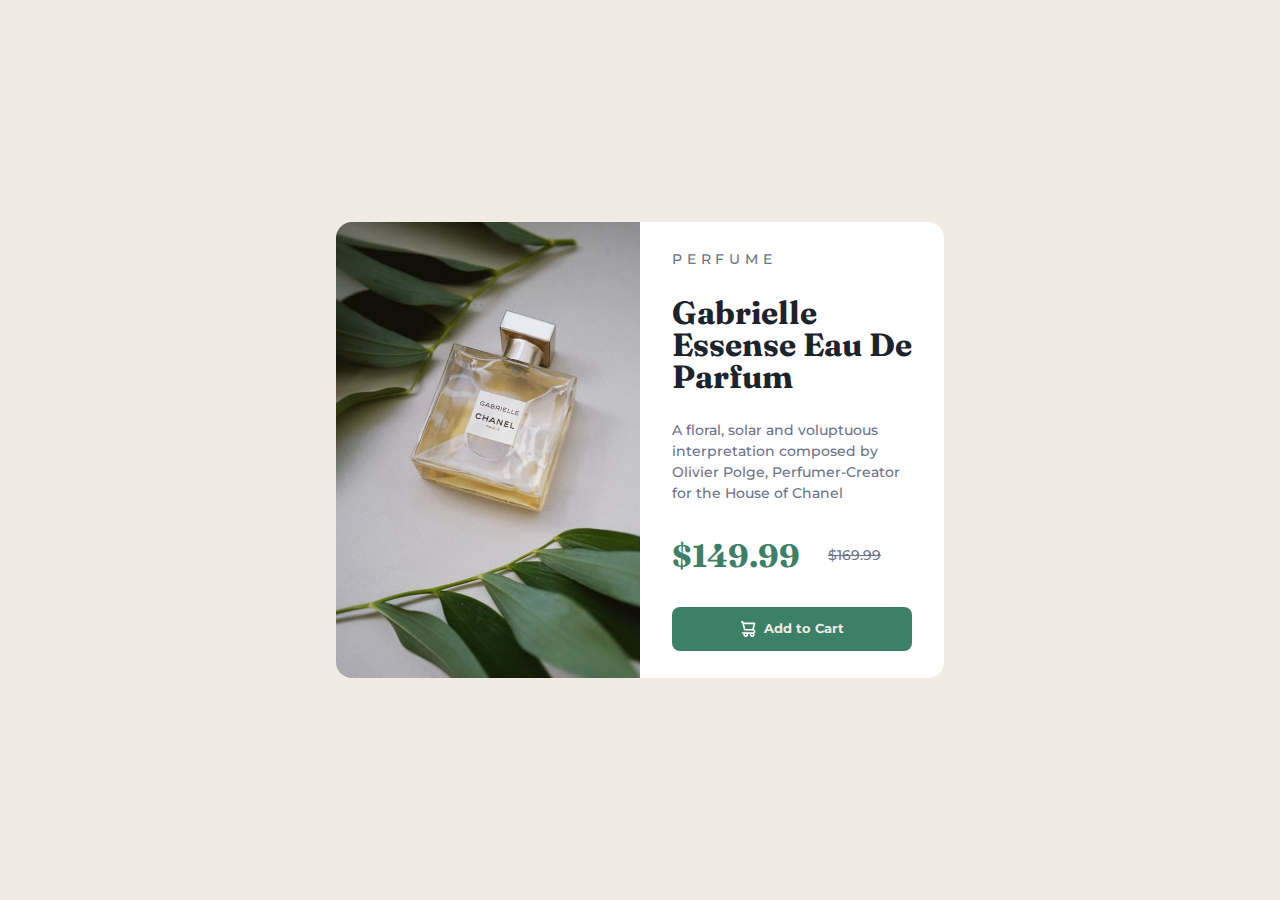
<file: product-preview-card-component-main/index.html>
<!DOCTYPE html>
<html lang="en">

<head>
  <meta charset="UTF-8">
  <meta name="viewport" content="width=device-width, initial-scale=1.0">
  <link rel="stylesheet" href="styles.css">
  <link rel="icon" type="image/png" sizes="32x32" href="./images/favicon-32x32.png">
  <title>Frontend Mentor | Product preview card component</title>
  <link rel="preconnect" href="https://fonts.googleapis.com">
  <link rel="preconnect" href="https://fonts.gstatic.com" crossorigin>
  <link href="https://fonts.googleapis.com/css2?family=Fraunces:wght@700&family=Montserrat:wght@500;700&display=swap"
    rel="stylesheet">

</head>

<body>

  <main>

    <div class="container">


      <div class="left">

        <picture>

          <!-- When screen size is more than 600px this picture is displayed -->
          <source media="(min-width: 600px)" srcset="images/image-product-desktop.jpg" class="product-photo">

          <!-- When screen size is less than 600px this picture is shown-->
          <img src="images/image-product-mobile.jpg" alt="Chanel Gabrielle Essense Eau De Parfum parfume between leaves"
            class="product-photo">

        </picture>

      </div>




      <div class="product-info right">

        <p class="letter-gap">Perfume</p>
        <h1>Gabrielle Essense Eau De Parfum</h1>
        <p>A floral, solar and voluptuous interpretation composed by Olivier Polge, Perfumer-Creator for the House of
          Chanel</p>

        <p><span class="big-price">$149.99</span> <span class="crossed-price">$169.99</span></p>


        <button class="add-btn"> <svg width="15" height="16" xmlns="http://www.w3.org/2000/svg">
            <path
              d="M14.383 10.388a2.397 2.397 0 0 0-1.518-2.222l1.494-5.593a.8.8 0 0 0-.144-.695.8.8 0 0 0-.631-.28H2.637L2.373.591A.8.8 0 0 0 1.598 0H0v1.598h.983l1.982 7.4a.8.8 0 0 0 .799.59h8.222a.8.8 0 0 1 0 1.599H1.598a.8.8 0 1 0 0 1.598h.943a2.397 2.397 0 1 0 4.507 0h1.885a2.397 2.397 0 1 0 4.331-.376 2.397 2.397 0 0 0 1.12-2.021ZM11.26 7.99H4.395L3.068 3.196h9.477L11.26 7.991Zm-6.465 6.392a.8.8 0 1 1 0-1.598.8.8 0 0 1 0 1.598Zm6.393 0a.8.8 0 1 1 0-1.598.8.8 0 0 1 0 1.598Z"
              fill="#FFF" />
          </svg> Add to Cart</button>


      </div>


    </div>



  </main>


</body>

</html>
</file>
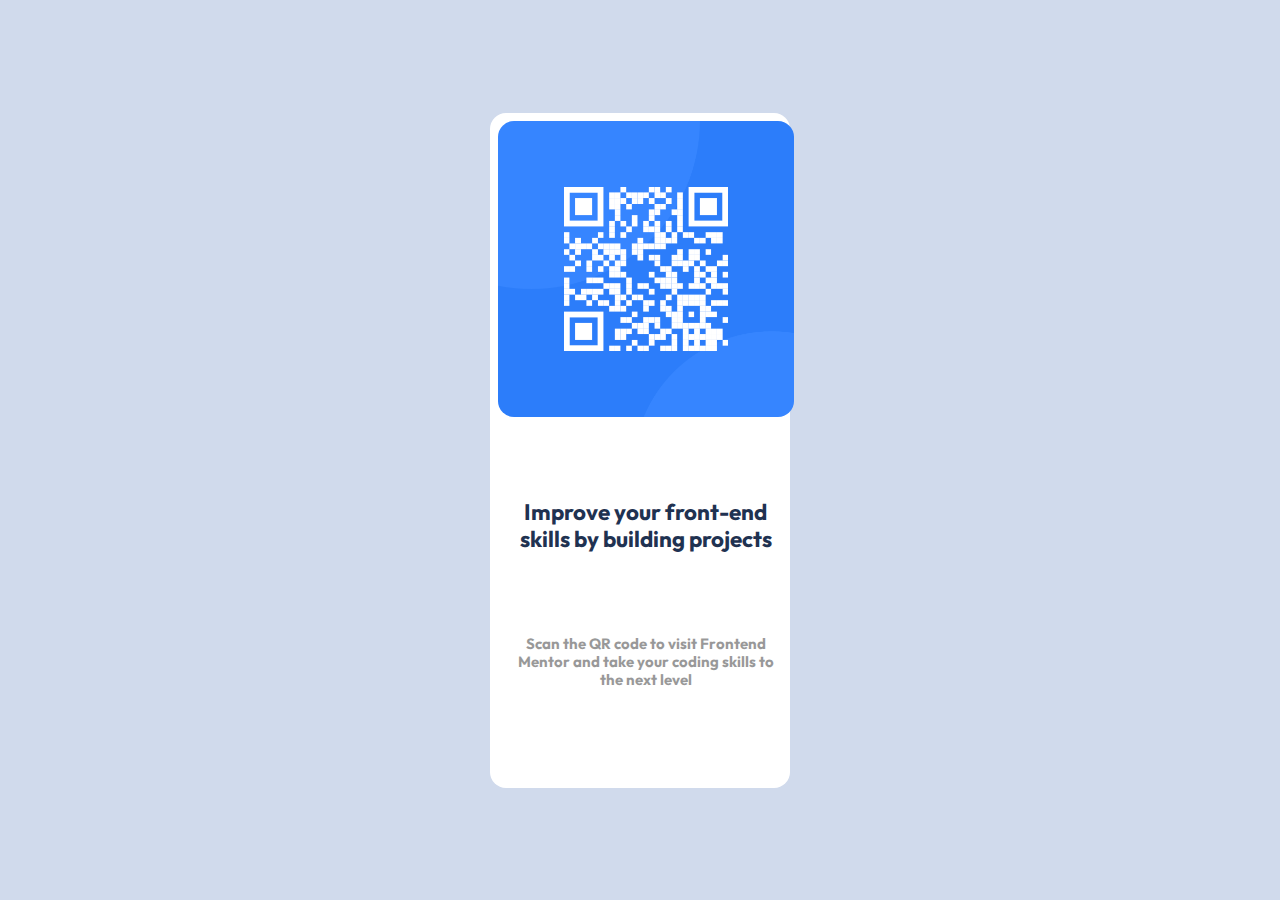
<file: qr-code-component-main/index.html>
<!DOCTYPE html>
<html lang="en">

<head>
  <meta charset="UTF-8">
  <meta name="viewport" content="width=device-width, initial-scale=1.0">
  <link rel="icon" type="image/png" sizes="32x32" href="./images/favicon-32x32.png">
  <link rel="preconnect" href="https://fonts.googleapis.com">
  <link rel="preconnect" href="https://fonts.gstatic.com" crossorigin>
  <link href="https://fonts.googleapis.com/css2?family=Outfit:wght@400;700&display=swap" rel="stylesheet">
  <link rel="stylesheet" href="styles.css">
  <title>Frontend Mentor | QR code component</title>


</head>

<body>

  <main class="main-grid">

    <img src="images/image-qr-code.png" alt="qr-code" class="qr-code">
    <h1>Improve your front-end skills by building projects</h1>
    <p>Scan the QR code to visit Frontend Mentor and take your coding skills to the next level</p>


  </main>

</body>

</html>
</file>
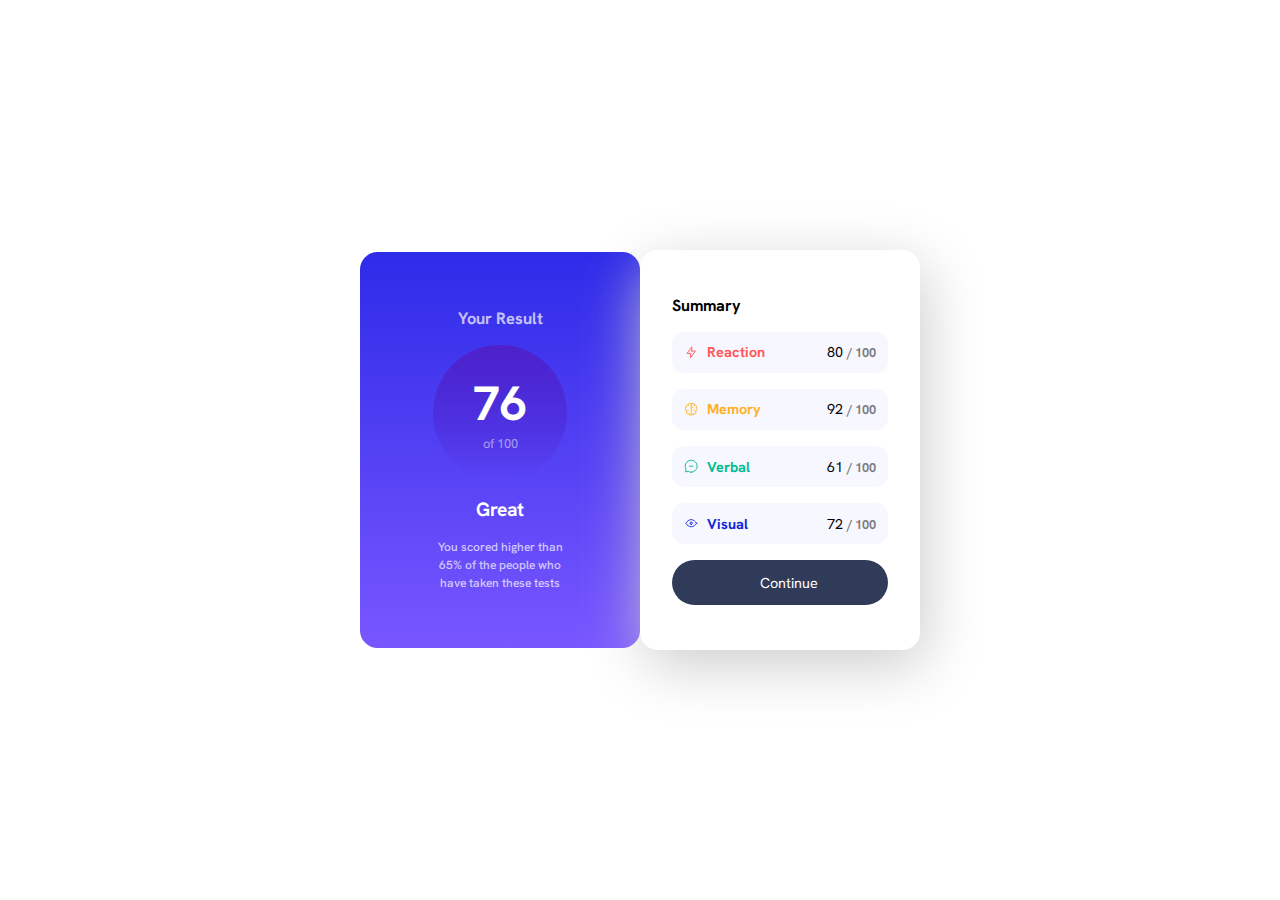
<file: results-summary-component-main/index.html>
<!DOCTYPE html>
<html lang="en">

<head>
  <meta charset="UTF-8">
  <meta name="viewport" content="width=device-width, initial-scale=1.0">
  <link rel="stylesheet" href="styles.css">
  <link rel="icon" type="image/png" sizes="32x32" href="./assets/images/favicon-32x32.png">
  <link rel="preconnect" href="https://fonts.googleapis.com">
  <link rel="preconnect" href="https://fonts.gstatic.com" crossorigin>
  <link href="https://fonts.googleapis.com/css2?family=Hanken+Grotesk:wght@500;700;800&display=swap" rel="stylesheet">

  <title>Frontend Mentor | Results summary component</title>


</head>

<body>

  <main>

    <!-- BLUE SECTION WITH SCORE START -->

    <section>

      <div class="score-section">

        <h1>Your Result</h1>

        <div class="score-circle">
          <p>76</p>
          <p>of 100</p>
        </div>

        <p class="great">Great</p>
        <p>You scored higher than 65% of the people who have taken these tests</p>


      </div>

    </section>

    <!-- BLUE SECTION WITH SCORE END -->


    <!-- WHITE SECTION WITH SUMMARY START -->

    <section>

      <div class="summary-section">

        <h2>Summary</h2>

        <div class="characteristics">

          <div class="characteristics-score">
            <p class="reaction"><svg xmlns="http://www.w3.org/2000/svg" width="20" height="20" fill="none"
                viewBox="0 0 20 20">
                <path stroke="#F55" stroke-linecap="round" stroke-linejoin="round" stroke-width="1.25"
                  d="M10.833 8.333V2.5l-6.666 9.167h5V17.5l6.666-9.167h-5Z" />
              </svg>Reaction</p>

            <!-- <p class="reaction">Reaction</p> -->
            <p class="reaction-score">80 <span class="opaque-score"> / 100 </span></p>

          </div>

          <div class="characteristics-score">

            <p class="memory"><svg xmlns="http://www.w3.org/2000/svg" width="20" height="20" fill="none"
                viewBox="0 0 20 20">
                <path stroke="#FFB21E" stroke-linecap="round" stroke-linejoin="round" stroke-width="1.25"
                  d="M5.833 11.667a2.5 2.5 0 1 0 .834 4.858" />
                <path stroke="#FFB21E" stroke-linecap="round" stroke-linejoin="round" stroke-width="1.25"
                  d="M3.553 13.004a3.333 3.333 0 0 1-.728-5.53m.025-.067a2.083 2.083 0 0 1 2.983-2.824m.199.054A2.083 2.083 0 1 1 10 3.75v12.917a1.667 1.667 0 0 1-3.333 0M10 5.833a2.5 2.5 0 0 0 2.5 2.5m1.667 3.334a2.5 2.5 0 1 1-.834 4.858" />
                <path stroke="#FFB21E" stroke-linecap="round" stroke-linejoin="round" stroke-width="1.25"
                  d="M16.447 13.004a3.334 3.334 0 0 0 .728-5.53m-.025-.067a2.083 2.083 0 0 0-2.983-2.824M10 3.75a2.085 2.085 0 0 1 2.538-2.033 2.084 2.084 0 0 1 1.43 2.92m-.635 12.03a1.667 1.667 0 0 1-3.333 0" />
              </svg>Memory</p>

            <!-- <p class="memory">Memory</p> -->
            <p class="reaction-score"> 92 <span class="opaque-score"> / 100 </span></p>

          </div>

          <div class="characteristics-score">

            <p class="verbal"><svg xmlns="http://www.w3.org/2000/svg" width="20" height="20" fill="none"
                viewBox="0 0 20 20">
                <path stroke="#00BB8F" stroke-linecap="round" stroke-linejoin="round" stroke-width="1.25"
                  d="M7.5 10h5M10 18.333A8.333 8.333 0 1 0 1.667 10c0 1.518.406 2.942 1.115 4.167l-.699 3.75 3.75-.699A8.295 8.295 0 0 0 10 18.333Z" />
              </svg>Verbal</p>

            <!-- <p class="verbal">Verbal</p> -->
            <p class="reaction-score"> 61 <span class="opaque-score"> / 100 </span></p>

          </div>

          <div class="characteristics-score">

            <p class="visual"><svg xmlns="http://www.w3.org/2000/svg" width="20" height="20" fill="none"
                viewBox="0 0 20 20">
                <path stroke="#1125D6" stroke-linecap="round" stroke-linejoin="round" stroke-width="1.25"
                  d="M10 11.667a1.667 1.667 0 1 0 0-3.334 1.667 1.667 0 0 0 0 3.334Z" />
                <path stroke="#1125D6" stroke-linecap="round" stroke-linejoin="round" stroke-width="1.25"
                  d="M17.5 10c-1.574 2.492-4.402 5-7.5 5s-5.926-2.508-7.5-5C4.416 7.632 6.66 5 10 5s5.584 2.632 7.5 5Z" />
              </svg>Visual</p>

            <!-- <p class="visual">Visual</p> -->
            <p class="reaction-score"> 72 <span class="opaque-score"> / 100 </span></p>

          </div>

        </div>

        <button class="btn-continue">Continue</button>


      </div>

    </section>



    <!-- WHITE SECTION WITH SUMMARY END -->

  </main>


</body>

</html>
</file>
<file: product-preview-card-component-main/styles.css>
:root {
  --ff-main: "Montserrat", sans-serif;
  --ff-secondary: "Fraunces", serif;
  --fw-light: 500;
  --fw-bold: 700;
  --fw-secondary: 700;
  --clr-container: hsl(0, 0%, 100%);
  --clr-main: hsl(228, 12%, 48%);
  --clr-secondary: hsl(158, 36%, 37%);
  --clr-main-bg: hsl(30, 38%, 92%);
  --clr-main-heading: hsl(212, 21%, 14%);
}

*,
*::after,
*::before {
  margin: 0;
  padding: 0;
  box-sizing: border-box;
}

img {
  display: block;
  max-width: 100%;
  height: auto;
}

body,
button {
  font-family: var(--ff-main);
  font-weight: var(--fw-light);
  color: var(--clr-main);
  background-color: var(--clr-main-bg);
  line-height: 1.5;
}

.letter-gap {
  text-transform: uppercase;
  letter-spacing: 0.3rem;
}

h1 {
  color: var(--clr-main-heading);
  font-family: var(--ff-secondary);
  line-height: 1;
  font-weight: var(--fw-bold);
}

p {
  font-size: 14px;
}

.big-price {
  color: var(--clr-secondary);
  font-family: var(--ff-secondary);
  font-size: 2rem;
  font-weight: var(--fw-bold);
}

.crossed-price {
  text-decoration: line-through;
  vertical-align: 30%;
  margin-left: 1.5rem;
}

.container {
  background-color: var(--clr-main-bg);
  padding: 1.5rem 1rem;
  border-radius: 1rem;
}

.product-photo {
  border-radius: 0.5rem 0.5rem 0 0;
}

.right {
  background-color: var(--clr-container);
  border-radius: 0 0 0.5rem 0.5rem;
  padding: 1.3rem;
}

.right * + * {
  margin-top: 0.7rem;
}

.add-btn {
  display: flex;
  justify-content: center;
  align-items: center;
  gap: 0.5rem;
  width: 100%;
  max-width: 302px;
  margin-inline: auto;
  padding-block: 0.75rem;
  color: var(--clr-main-bg);
  background-color: var(--clr-secondary);
  border: 0;
  border-radius: 0.5rem;
  font-weight: var(--fw-bold);
  cursor: pointer;
}

@media (min-width: 600px) {
  body {
    display: flex;
    flex-wrap: wrap;
    justify-content: center;
    align-items: center;
    height: 100vh;
  }

  .container {
    display: flex;
    max-width: 50%;
    margin: 0 auto;
  }

  .left,
  .right {
    max-width: 50%;
  }

  .product-photo {
    border-radius: 1rem 0 0 1rem;
  }

  .right {
    display: flex;
    flex-direction: column;
    justify-content: space-evenly;
    padding: 0 2rem;
    border-radius: 0 1rem 1rem 0;
  }

  .right * {
    margin: 0;
  }

  .crossed-price {
    margin-left: 1.5rem;
  }
}
</file>
<file: qr-code-component-main/styles.css>
*,
* ::after,
* ::before {
  margin: 0;
  padding: 0;
  box-sizing: border-box;
}

:root {
  --fw-text: 700;
  --clr-main: hsl(0, 0%, 100%);
  --clr-body: hsl(219, 43%, 87%);
  --clr-paragraph: hsl(220, 15%, 55%);
  --clr-heading: hsl(218, 44%, 22%);
}

body {
  height: 100vh;
  font-family: "Outfit", sans-serif;
  background: var(--clr-body);
  text-align: center;
  display: flex;
  align-items: center;
}

.main-grid {
  display: grid;
  gap: 0.3rem;
  width: 87.5%;
  margin-inline: auto;
  background-color: var(--clr-main);
  padding: 1rem;
  border-radius: 1rem;
}

@media (min-width: 1200px) {
  .main-grid {
    width: 23.5%;
    padding: 0.5rem;
  }

  h1,
  p {
    padding-inline: 0.7rem;
  }

  .qr-code {
    max-width: 100%;
    height: auto;
  }
}

@media (min-height: 800px) {
  .main-grid {
    height: 75%;
  }
}

.qr-code {
  border-radius: 1rem;
  margin-inline: auto;
  max-width: 296px;
  height: auto;
  display: block;
}

h1,
p {
  width: 95%;
  margin-inline: auto;
  line-height: 1.2;
}

h1 {
  font-size: 1.4rem;
  margin-block: 1rem;
  color: var(--clr-heading);
  font-weight: 700;
}

p {
  font-size: 15px;
  font-weight: 700;
  opacity: 0.4;
  margin-bottom: 1.8rem;
}
</file>
<file: results-summary-component-main/styles.css>
:root {
  --score-background-gradient: linear-gradient(
    hsl(241, 81%, 54%),
    hsl(252, 100%, 67%)
  );
  --circle-background-gradient: linear-gradient(
    hsla(256, 72%, 46%, 1),
    hsla(241, 72%, 46%, 0)
  );
  --button-clr: hsl(224, 30%, 27%);
  --button-hover-clr: hsl(241, 81%, 54%);
  --white: hsl(0, 0%, 100%);
  --characteristics-background: hsla(241, 100%, 89%, 0.15);
  --fw-500: 500;
  --fw-700: 700;
  --fw-800: 800;
  --pale-blue: hsl(221, 100%, 96%);
  --clr-reaction: hsl(0, 100%, 67%);
  --clr-memory: hsl(39, 100%, 56%);
  --clr-verbal: hsl(166, 100%, 37%);
  --clr-visual: hsl(234, 85%, 45%);
}

*,
::after,
::before {
  margin: 0;
  padding: 0;
  box-sizing: border-box;
}

body,
button {
  font-family: "Hanken Grotesk", sans-serif;
}

/* SCORE-SECTION START */

.score-section {
  background: var(--score-background-gradient);
  border-radius: 0 0 1.1rem 1.1rem;
  color: white;
  padding: 1.8rem 3rem;
  display: grid;
  row-gap: 1rem;
  text-align: center;
}

.score-section h1 {
  font-size: 1.025rem;
  opacity: 0.7;
  font-weight: var(--fw-700);
}

.score-circle {
  background: var(--circle-background-gradient);
  border-radius: 50%;
  margin: 0 auto;
  padding: 1.8rem 2.5rem;
  line-height: 1.3;
}

.score-circle p:first-of-type {
  font-size: 3rem;
  font-weight: var(--fw-700);
}

.score-circle p:last-of-type {
  opacity: 0.5;
  font-size: 0.8rem;
}

.great {
  font-weight: var(--fw-700);
  font-size: 1.2rem;
}

.score-section > p:last-of-type {
  font-size: 0.75rem;
  opacity: 0.7;
  font-weight: var(--fw-500);
  line-height: 1.5;
  width: 80%;
  max-width: 15rem;
  margin: 0 auto;
}

@media (min-width: 600px) {
  main {
    height: 100vh;
    display: flex;
    justify-content: center;
    align-items: center;
  }

  section {
    max-width: 17.5rem;
  }

  .score-section {
    border-radius: 1.1rem;
    padding: 3.5rem 3rem;
  }

  .summary-section {
    box-shadow: 5px 15px 60px #ccc;
    padding: 3.5rem 3rem;
  }
}

/* SCORE-SECTION END */

/* SUMMARY-SECTION START */

.summary-section {
  padding: 2.8rem 2rem;
  width: 100%;
  max-width: 19.45rem;
  margin: 0 auto;
  border-radius: 1.1rem;
}

h2 {
  font-size: 1rem;
}

.characteristics {
  display: grid;
  row-gap: 1rem;
  margin: 1rem 0;
}

.characteristics-score {
  background-color: var(--characteristics-background);
  display: flex;
  justify-content: space-between;
  align-items: center;
  padding: 0.8em;
  border-radius: 0.75rem;
  font-size: 0.9rem;
}

svg {
  width: 1em;
  height: auto;
  vertical-align: -0.135em;
  margin-right: 0.65em;
}

.reaction {
  color: var(--clr-reaction);
  font-weight: var(--fw-700);
}

.memory {
  color: var(--clr-memory);
  font-weight: var(--fw-700);
}
.verbal {
  color: var(--clr-verbal);
  font-weight: var(--fw-700);
}
.visual {
  color: var(--clr-visual);
  font-weight: var(--fw-700);
}

.opaque-score {
  opacity: 0.5;
  font-size: 0.8rem;
  font-weight: var(--fw-700);
}

.btn-continue {
  display: block;
  width: 100%;
  max-width: 19.45rem;
  padding: 0.8em 6em;
  margin: 0 auto;
  font-size: 0.9rem;
  color: var(--white);
  background-color: var(--button-clr);
  border-color: transparent;
  border-radius: 100vw;
  cursor: pointer;
  transition: background-color 0.2s ease-in-out;
}

.btn-continue:hover {
  background-color: var(--button-hover-clr);
  border-color: transparent;
}

/* SUMMARY-SECTION END */
</file>
